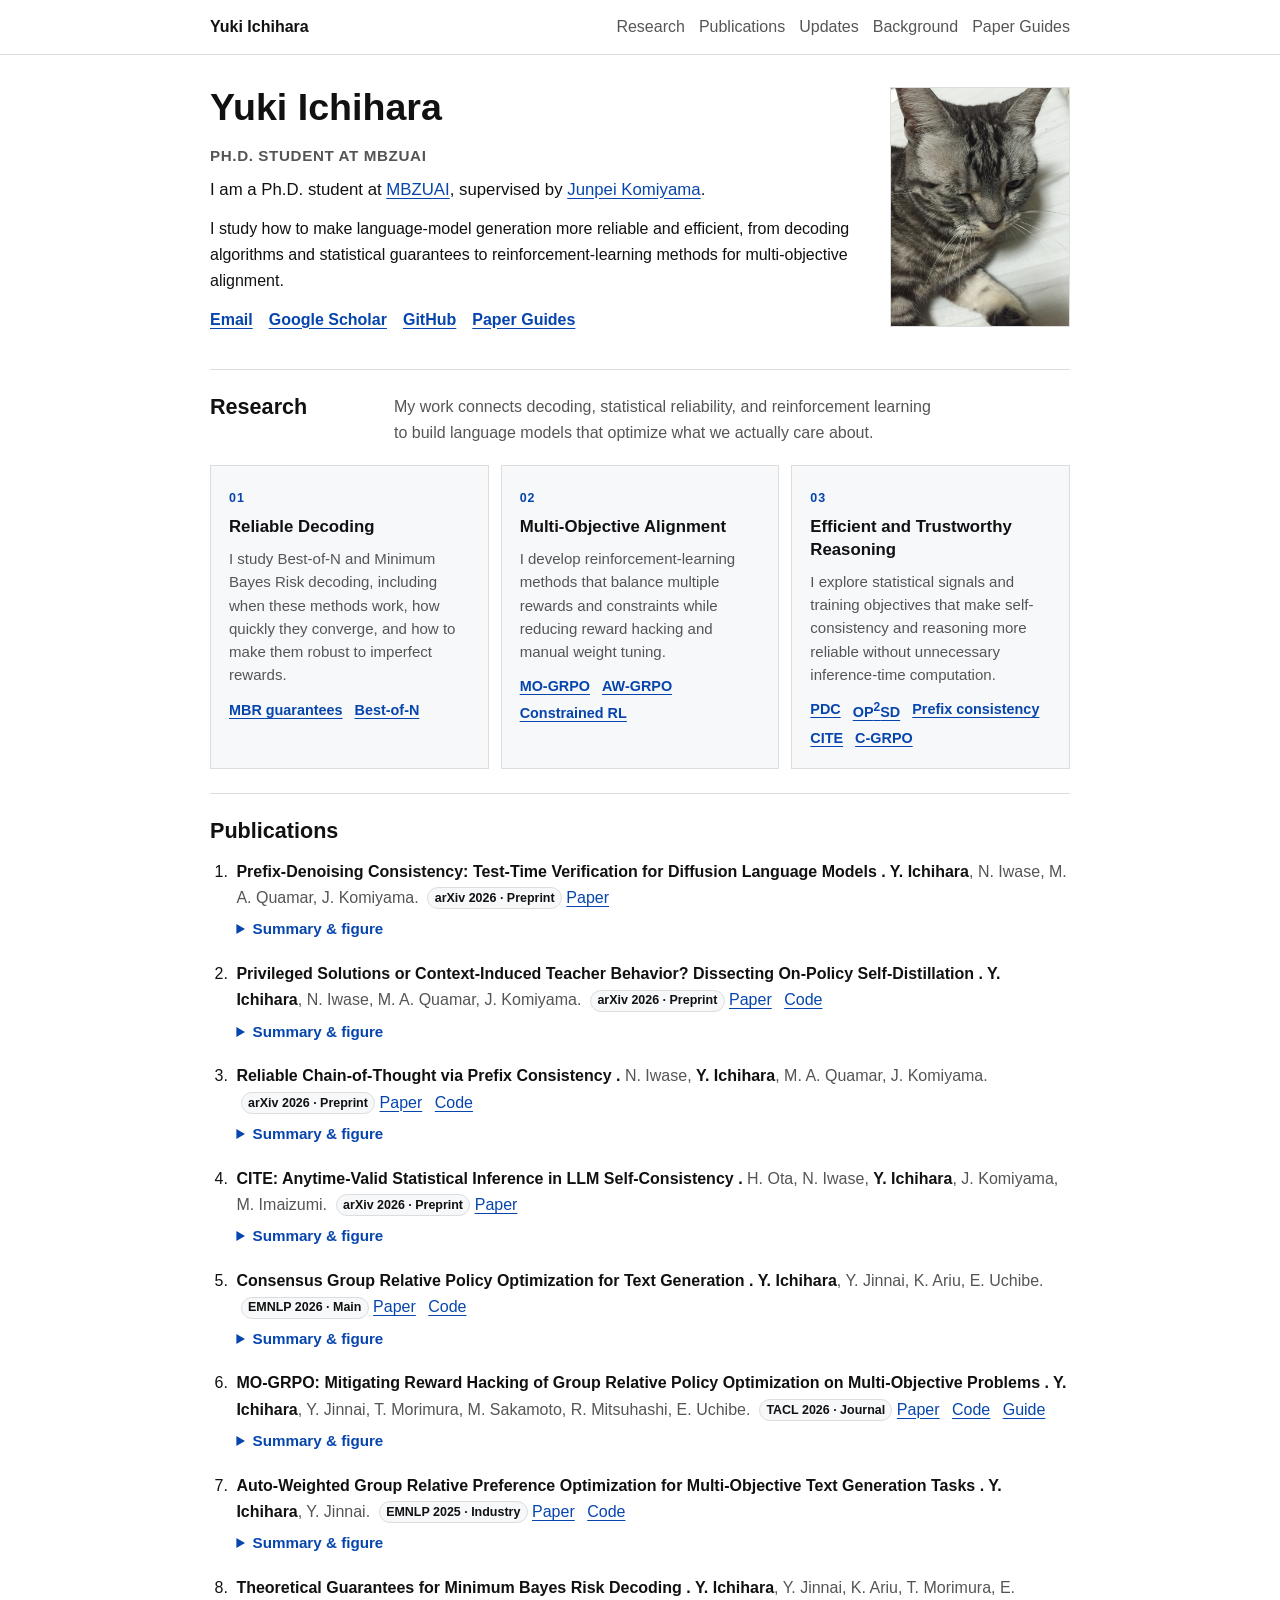
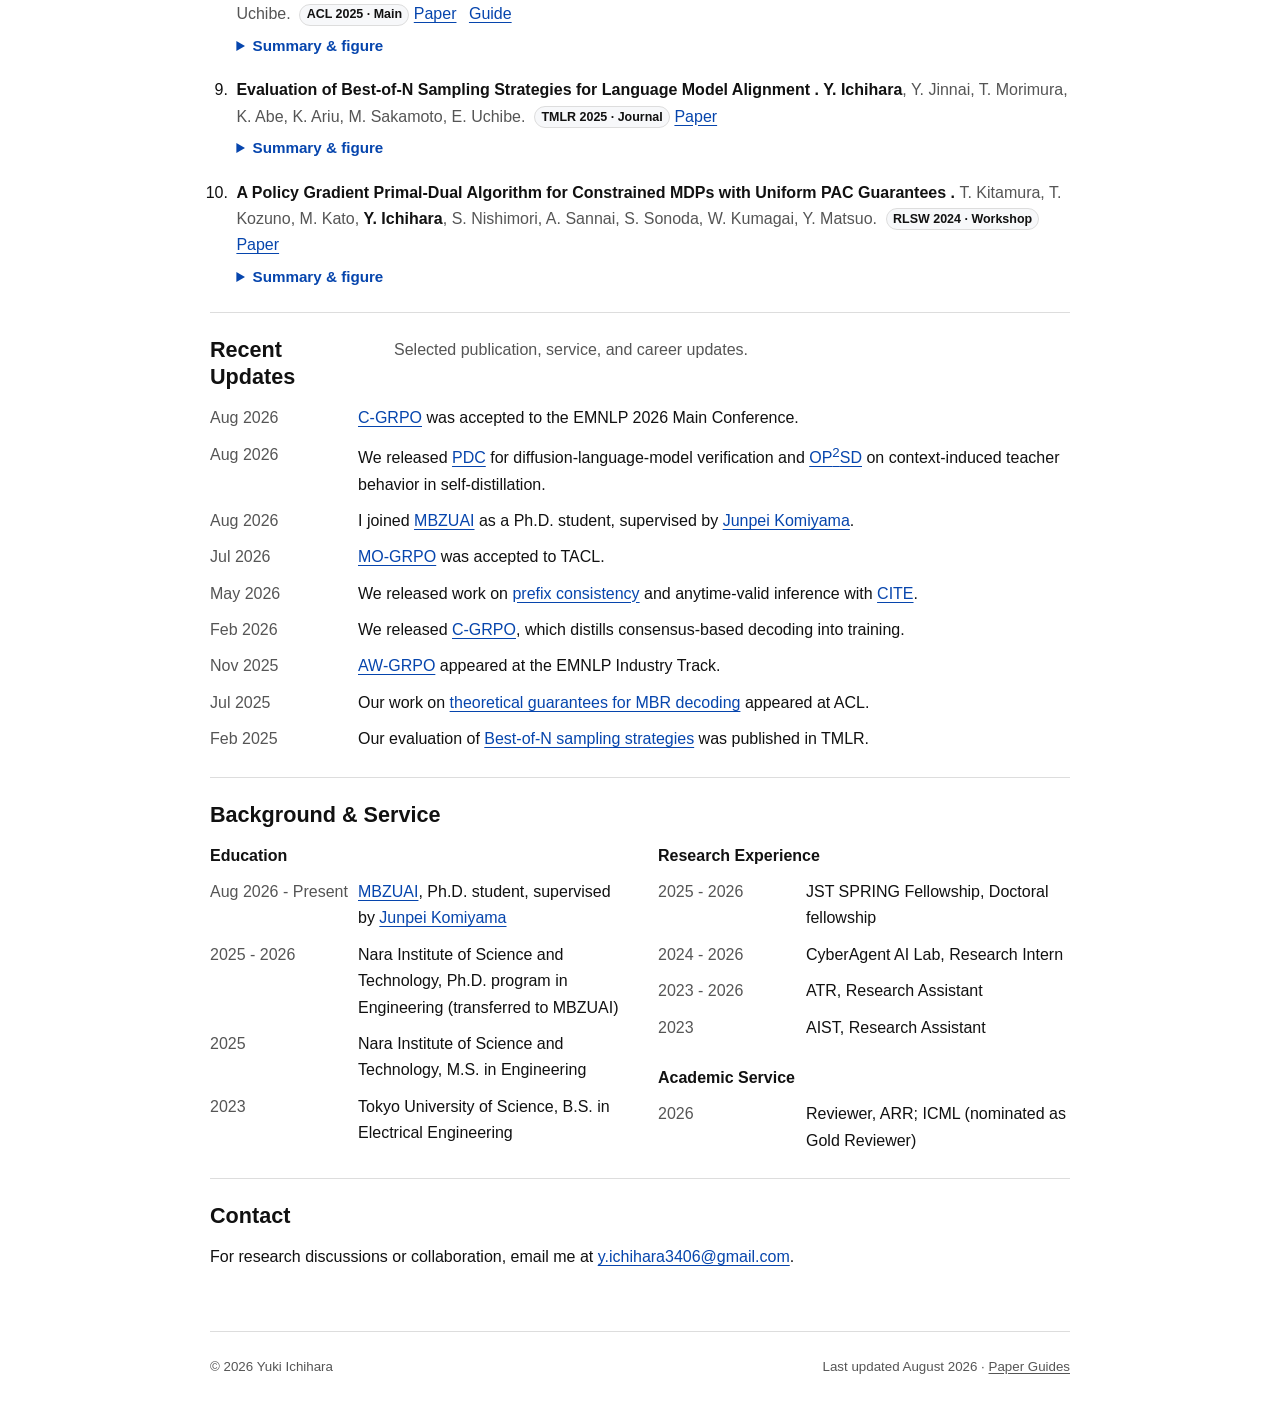
<file: index.html>
<!DOCTYPE html>
<html lang="en">
<head>
  <meta charset="UTF-8" />
  <meta name="viewport" content="width=device-width, initial-scale=1" />
  <meta http-equiv="refresh" content="0; url=index.en.html" />
  <meta name="robots" content="noindex" />
  <title>Yuki Ichihara</title>
  <link rel="canonical" href="index.en.html" />
</head>
<body>
  <p><a href="index.en.html">Continue to Yuki Ichihara's homepage</a>.</p>
</body>
</html>
</file>
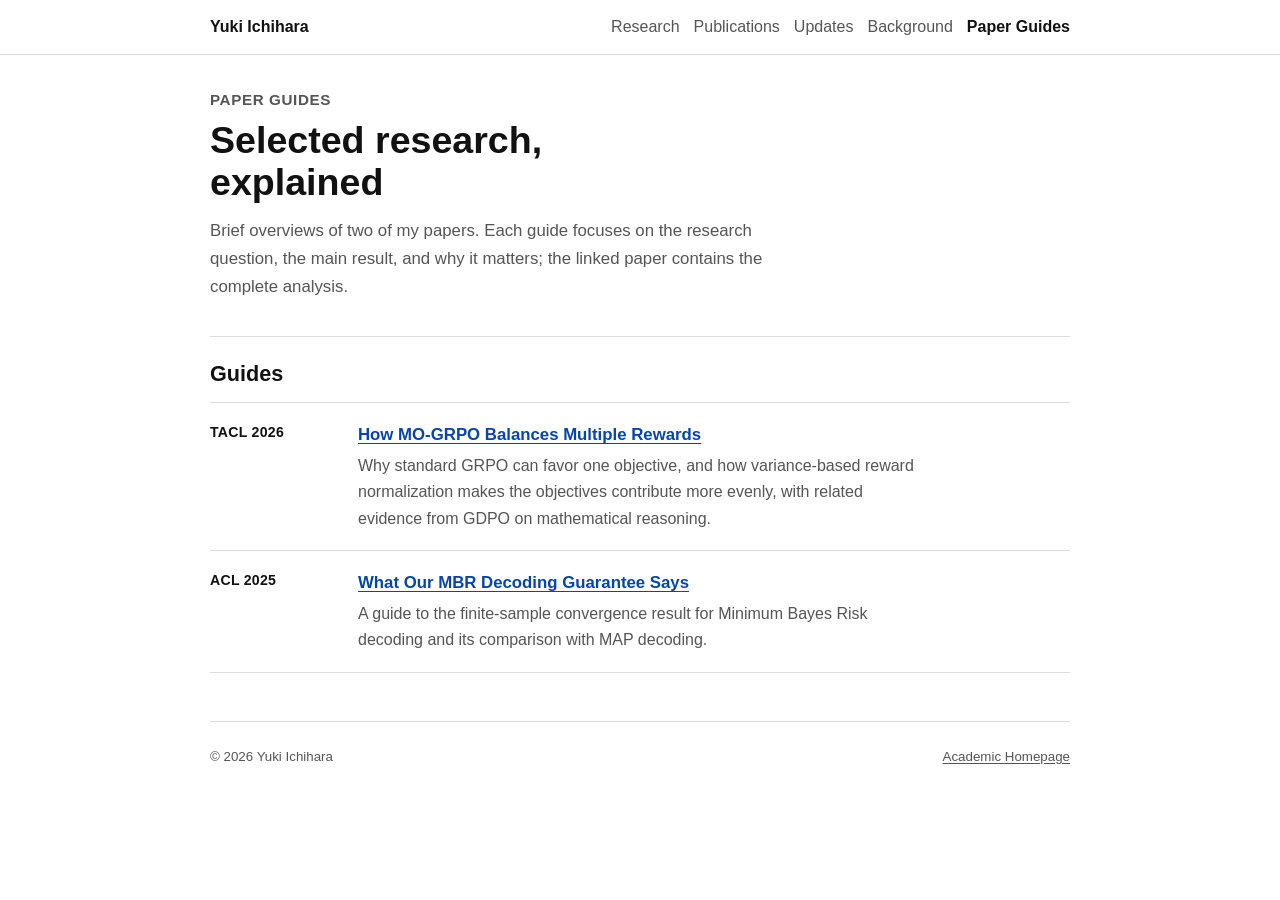
<file: blog/index.html>
<!DOCTYPE html>
<html lang="en">
<head>
  <meta charset="UTF-8" />
  <meta name="viewport" content="width=device-width, initial-scale=1" />
  <meta
    name="description"
    content="Plain-language guides to selected papers by Yuki Ichihara on language model decoding and multi-objective alignment."
  />
  <meta name="author" content="Yuki Ichihara" />
  <meta name="theme-color" content="#ffffff" />
  <title>Paper Guides | Yuki Ichihara</title>
  <link rel="stylesheet" href="../site.css" />
  <meta property="og:title" content="Paper Guides | Yuki Ichihara" />
  <meta
    property="og:description"
    content="Plain-language guides to selected papers on MBR decoding and multi-objective GRPO."
  />
  <meta property="og:type" content="website" />
  <meta name="twitter:card" content="summary" />
</head>
<body>
  <header class="site-header">
    <div class="shell header-row">
      <a class="site-title" href="../index.en.html">Yuki Ichihara</a>
      <nav class="site-nav" aria-label="Primary navigation">
        <a href="../index.en.html#research">Research</a>
        <a href="../index.en.html#publications">Publications</a>
        <a href="../index.en.html#updates">Updates</a>
        <a href="../index.en.html#background">Background</a>
        <a href="index.html" aria-current="page">Paper Guides</a>
      </nav>
    </div>
  </header>

  <main class="shell">
    <section class="notes-intro">
      <p class="intro-role">Paper Guides</p>
      <h1>Selected research, explained</h1>
      <p class="notes-lede">
        Brief overviews of two of my papers. Each guide focuses on the research question,
        the main result, and why it matters; the linked paper contains the complete analysis.
      </p>
    </section>

    <section>
      <h2>Guides</h2>
      <div class="note-list">
        <article class="note-card">
          <p class="note-label">TACL 2026</p>
          <div>
            <h3><a href="post-mo-grpo.html">How MO-GRPO Balances Multiple Rewards</a></h3>
            <p>
              Why standard GRPO can favor one objective, and how variance-based reward
              normalization makes the objectives contribute more evenly, with related evidence
              from GDPO on mathematical reasoning.
            </p>
          </div>
        </article>
        <article class="note-card">
          <p class="note-label">ACL 2025</p>
          <div>
            <h3><a href="post-mbr.html">What Our MBR Decoding Guarantee Says</a></h3>
            <p>
              A guide to the finite-sample convergence result for Minimum Bayes Risk decoding
              and its comparison with MAP decoding.
            </p>
          </div>
        </article>
      </div>
    </section>
  </main>

  <footer class="site-footer shell">
    <small>&copy; 2026 Yuki Ichihara</small>
    <small><a href="../index.en.html">Academic Homepage</a></small>
  </footer>
</body>
</html>
</file>
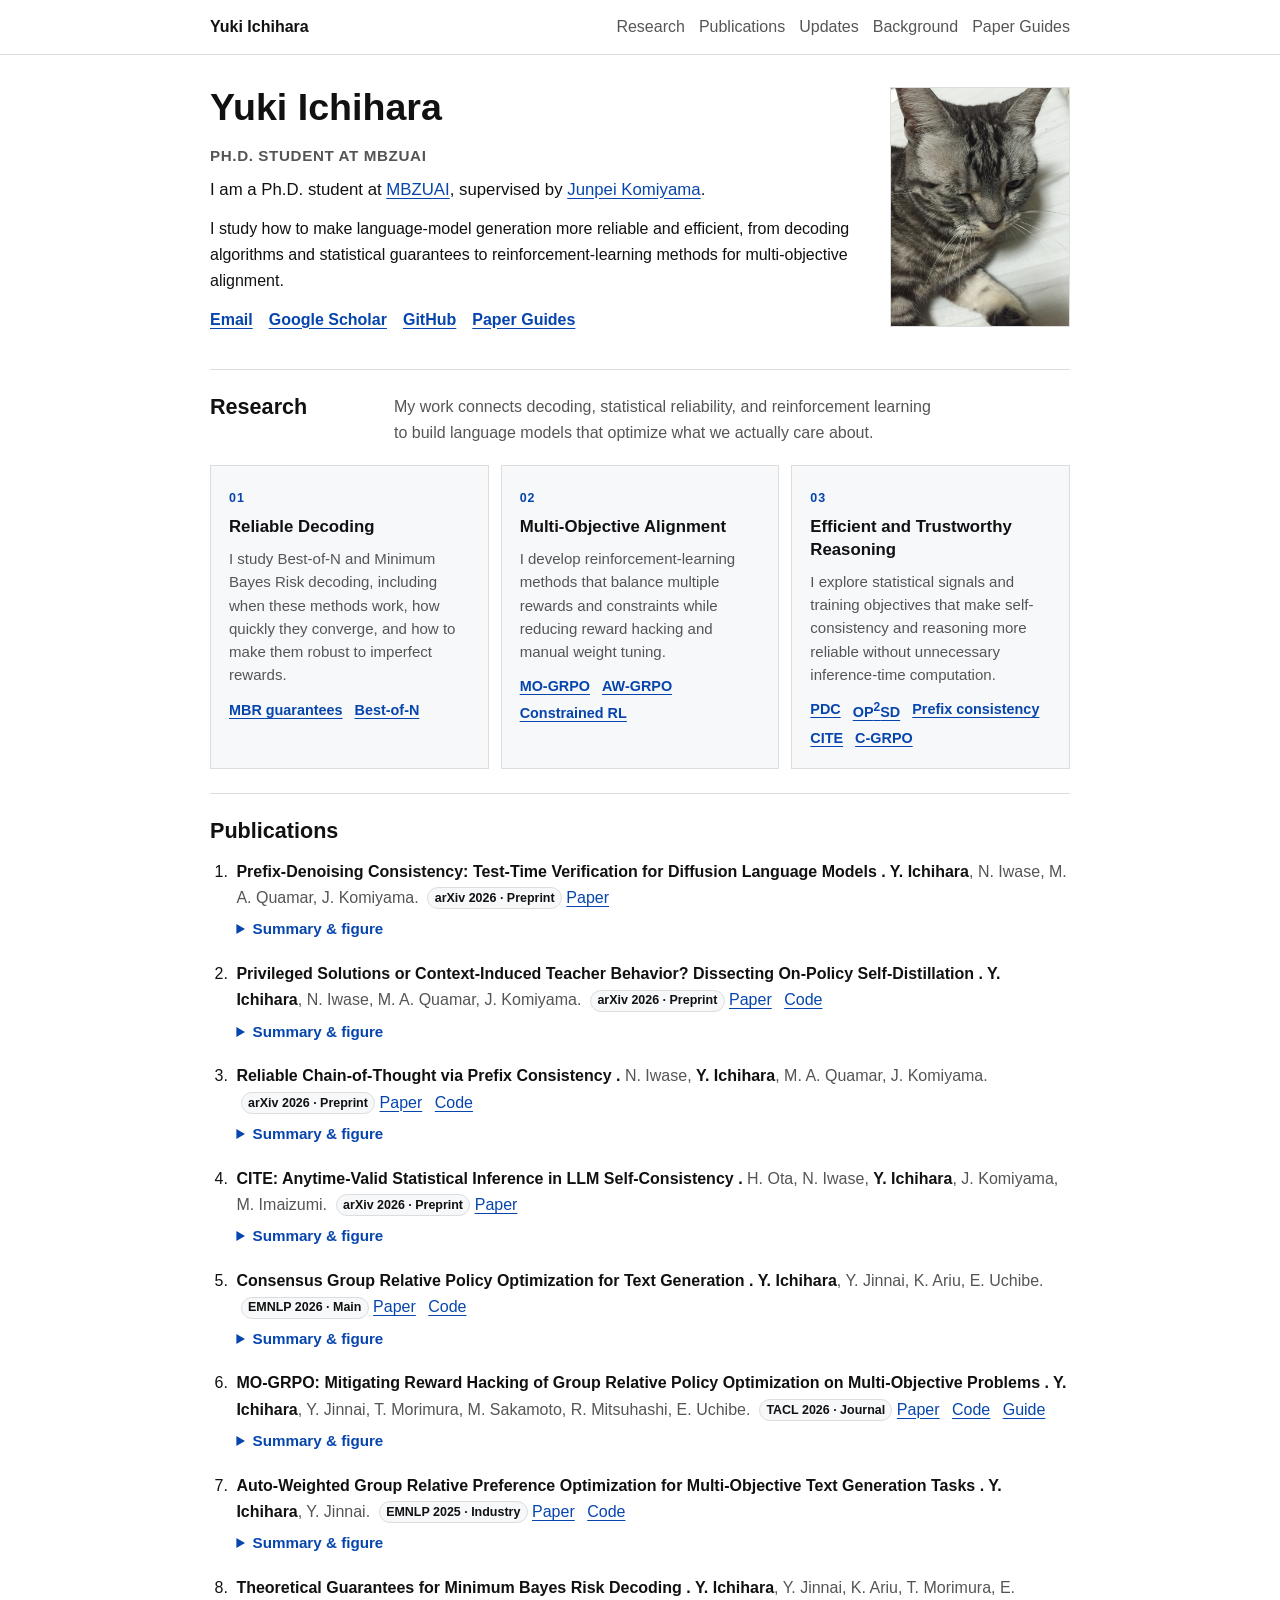
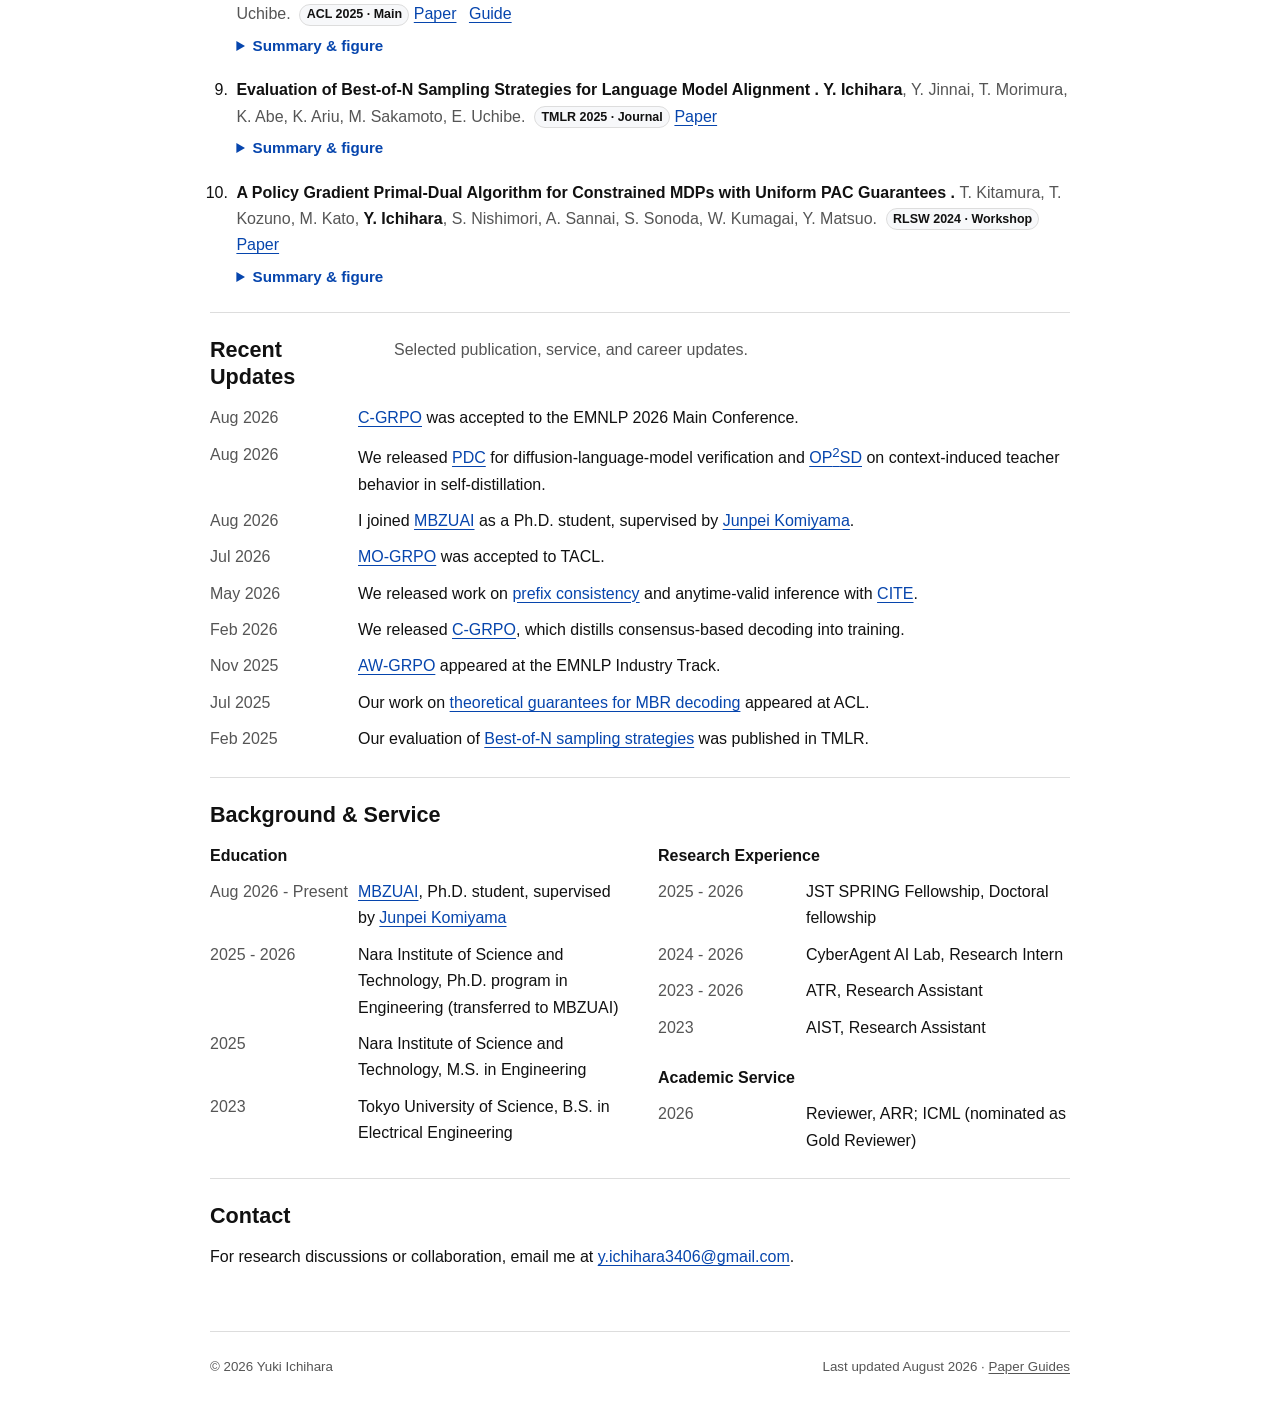
<file: index.en.html>
<!DOCTYPE html>
<html lang="en">
<head>
  <meta charset="UTF-8" />
  <meta name="viewport" content="width=device-width, initial-scale=1" />
  <meta
    name="description"
    content="Yuki Ichihara researches reliable language model decoding, alignment, and reinforcement learning."
  />
  <meta name="author" content="Yuki Ichihara" />
  <meta name="theme-color" content="#ffffff" />
  <title>Yuki Ichihara</title>
  <link rel="stylesheet" href="site.css" />
  <meta property="og:title" content="Yuki Ichihara" />
  <meta
    property="og:description"
    content="Research on reliable language model decoding, alignment, and reinforcement learning."
  />
  <meta property="og:type" content="website" />
  <meta property="og:site_name" content="Yuki Ichihara" />
  <meta name="twitter:card" content="summary" />
  <script type="application/ld+json">
    {
      "@context": "https://schema.org",
      "@type": "Person",
      "name": "Yuki Ichihara",
      "jobTitle": "Ph.D. Student",
      "email": "mailto:y.ichihara3406@gmail.com",
      "affiliation": {
        "@type": "CollegeOrUniversity",
        "name": "Mohamed bin Zayed University of Artificial Intelligence",
        "url": "https://mbzuai.ac.ae/"
      },
      "sameAs": [
        "https://scholar.google.com/citations?user=qexbctUAAAAJ&hl=en",
        "https://github.com/yu-ki3406"
      ],
      "knowsAbout": [
        "Language model alignment",
        "Minimum Bayes Risk decoding",
        "Best-of-N sampling",
        "Reinforcement learning"
      ]
    }
  </script>
</head>
<body>
  <header class="site-header">
    <div class="shell header-row">
      <a class="site-title" href="index.en.html">Yuki Ichihara</a>
      <nav class="site-nav" aria-label="Primary navigation">
        <a href="#research">Research</a>
        <a href="#publications">Publications</a>
        <a href="#updates">Updates</a>
        <a href="#background">Background</a>
        <a href="blog/index.html">Paper Guides</a>
      </nav>
    </div>
  </header>

  <main class="shell">
    <section class="intro">
      <div>
        <h1>Yuki Ichihara</h1>
        <p class="intro-role">Ph.D. student at MBZUAI</p>
        <p class="intro-lede">
          I am a Ph.D. student at
          <a href="https://mbzuai.ac.ae/" target="_blank" rel="noopener">MBZUAI</a>,
          supervised by
          <a href="https://mbzuai.ac.ae/study/faculty/junpei-komiyama/" target="_blank" rel="noopener">Junpei Komiyama</a>.
        </p>
        <p>
          I study how to make language-model generation more reliable and efficient,
          from decoding algorithms and statistical guarantees to reinforcement-learning
          methods for multi-objective alignment.
        </p>
        <p class="link-row">
          <a href="mailto:y.ichihara3406@gmail.com">Email</a>
          <a href="https://scholar.google.com/citations?user=qexbctUAAAAJ&amp;hl=en" target="_blank" rel="noopener">Google Scholar</a>
          <a href="https://github.com/yu-ki3406" target="_blank" rel="noopener">GitHub</a>
          <a href="blog/index.html">Paper Guides</a>
        </p>
      </div>
      <img class="portrait" src="images/cat.JPG" alt="Profile photo" />
    </section>

    <section id="research">
      <div class="section-heading">
        <h2>Research</h2>
        <p>
          My work connects decoding, statistical reliability, and reinforcement learning
          to build language models that optimize what we actually care about.
        </p>
      </div>
      <div class="research-grid">
        <article class="research-card">
          <span class="research-number">01</span>
          <h3>Reliable Decoding</h3>
          <p>
            I study Best-of-N and Minimum Bayes Risk decoding, including when these methods
            work, how quickly they converge, and how to make them robust to imperfect rewards.
          </p>
          <p class="research-links">
            <a href="#pub-mbr">MBR guarantees</a>
            <a href="#pub-best-of-n">Best-of-N</a>
          </p>
        </article>
        <article class="research-card">
          <span class="research-number">02</span>
          <h3>Multi-Objective Alignment</h3>
          <p>
            I develop reinforcement-learning methods that balance multiple rewards and
            constraints while reducing reward hacking and manual weight tuning.
          </p>
          <p class="research-links">
            <a href="#pub-mo-grpo">MO-GRPO</a>
            <a href="#pub-aw-grpo">AW-GRPO</a>
            <a href="#pub-cmdp">Constrained RL</a>
          </p>
        </article>
        <article class="research-card">
          <span class="research-number">03</span>
          <h3>Efficient and Trustworthy Reasoning</h3>
          <p>
            I explore statistical signals and training objectives that make self-consistency
            and reasoning more reliable without unnecessary inference-time computation.
          </p>
          <p class="research-links">
            <a href="#pub-pdc">PDC</a>
            <a href="#pub-op2sd">OP<sup>2</sup>SD</a>
            <a href="#pub-prefix">Prefix consistency</a>
            <a href="#pub-cite">CITE</a>
            <a href="#pub-consensus">C-GRPO</a>
          </p>
        </article>
      </div>
    </section>

    <section id="publications">
      <h2>Publications</h2>
      <ol class="publication-list">
        <li id="pub-pdc">
          <span class="publication-title">
            Prefix-Denoising Consistency: Test-Time Verification for Diffusion Language Models
          </span>
          <span class="publication-meta">
            <strong>Y. Ichihara</strong>, N. Iwase, M. A. Quamar, J. Komiyama.
            <span class="venue-tag" title="arXiv preprint, 2026">arXiv 2026 · Preprint</span>
          </span>
          <span class="publication-links">
            <a href="https://arxiv.org/abs/2608.25311" target="_blank" rel="noopener">Paper</a>
          </span>
          <details class="publication-details">
            <summary>Summary &amp; figure</summary>
            <p>
              Prefix-Denoising Consistency (PDC) verifies diffusion-language-model outputs by
              keeping different prefixes, remasking the remaining suffix, and regenerating
              alternative reasoning trajectories. Across mathematical and commonsense reasoning
              benchmarks, voting over these regenerations improves the initial answer while using
              inference compute more effectively than independent full generations.
            </p>
            <figure class="publication-figure">
              <img
                src="images/research/prefix-denoising-consistency.png"
                alt="Prefix-Denoising Consistency pipeline with three prefix keep rates, suffix regeneration, and majority voting"
                width="1332"
                height="374"
                loading="lazy"
              />
              <figcaption>
                Figure 1. PDC regenerates masked suffixes from several fixed prefixes and votes over the resulting answers.
              </figcaption>
            </figure>
          </details>
        </li>
        <li id="pub-op2sd">
          <span class="publication-title">
            Privileged Solutions or Context-Induced Teacher Behavior? Dissecting On-Policy Self-Distillation
          </span>
          <span class="publication-meta">
            <strong>Y. Ichihara</strong>, N. Iwase, M. A. Quamar, J. Komiyama.
            <span class="venue-tag" title="arXiv preprint, 2026">arXiv 2026 · Preprint</span>
          </span>
          <span class="publication-links">
            <a href="https://arxiv.org/abs/2608.09228" target="_blank" rel="noopener">Paper</a>
            <a href="https://github.com/MBZUAI-reasoninglab/OP2SD" target="_blank" rel="noopener">Code</a>
          </span>
          <details class="publication-details">
            <summary>Summary &amp; figure</summary>
            <p>
              OP<sup>2</sup>SD tests whether on-policy self-distillation truly requires the teacher
              to see the target problem's solution. Replacing it with a worked solution from
              another problem still improves the base model and remains competitive with OPSD,
              showing that context-induced teacher behavior is an important part of the distilled signal.
            </p>
            <figure class="publication-figure">
              <img
                src="images/research/op2sd.png"
                alt="Comparison of OPSD, whose teacher sees the target solution, and OP squared SD, whose teacher sees a worked solution to a different problem"
                width="1332"
                height="704"
                loading="lazy"
              />
              <figcaption>
                Figure 1. OPSD and OP<sup>2</sup>SD differ only in whether the teacher sees the target solution or another problem's solution.
              </figcaption>
            </figure>
          </details>
        </li>
        <li id="pub-prefix">
          <span class="publication-title">
            Reliable Chain-of-Thought via Prefix Consistency
          </span>
          <span class="publication-meta">
            N. Iwase, <strong>Y. Ichihara</strong>, M. A. Quamar, J. Komiyama.
            <span class="venue-tag" title="arXiv preprint, 2026">arXiv 2026 · Preprint</span>
          </span>
          <span class="publication-links">
            <a href="https://arxiv.org/abs/2605.07654" target="_blank" rel="noopener">Paper</a>
            <a href="https://github.com/naoto-iwase/prefix-consistency" target="_blank" rel="noopener">Code</a>
          </span>
          <details class="publication-details">
            <summary>Summary &amp; figure</summary>
            <p>
              Prefix consistency estimates the reliability of a chain-of-thought by truncating it
              and checking whether regenerated continuations recover the same answer. Across
              reasoning models and benchmarks, it predicts correctness well and reaches standard
              majority-voting accuracy with substantially fewer tokens.
            </p>
            <figure class="publication-figure">
              <img
                src="images/research/prefix-consistency.png"
                alt="Prefix consistency accuracy curves and examples of consistent and inconsistent reasoning traces"
                width="1020"
                height="600"
                loading="lazy"
              />
              <figcaption>
                Figure 1. Prefix-consistency-weighted majority voting and the regeneration-based reliability signal.
              </figcaption>
            </figure>
          </details>
        </li>
        <li id="pub-cite">
          <span class="publication-title">
            CITE: Anytime-Valid Statistical Inference in LLM Self-Consistency
          </span>
          <span class="publication-meta">
            H. Ota, N. Iwase, <strong>Y. Ichihara</strong>, J. Komiyama, M. Imaizumi.
            <span class="venue-tag" title="arXiv preprint, 2026">arXiv 2026 · Preprint</span>
          </span>
          <span class="publication-links">
            <a href="https://arxiv.org/abs/2605.05873" target="_blank" rel="noopener">Paper</a>
          </span>
          <details class="publication-details">
            <summary>Summary &amp; figure</summary>
            <p>
              CITE provides anytime-valid statistical certification that a target response is the
              unique mode of an LLM's answer distribution. It controls false certification under
              adaptive stopping without assuming a fixed or known set of possible answers.
            </p>
            <figure class="publication-figure">
              <img
                src="images/research/cite.png"
                alt="Diagram of the CITE stopping rule comparing a target response with observed and unseen categories"
                width="1005"
                height="382"
                loading="lazy"
              />
              <figcaption>
                Figure 1. CITE's anytime-valid stopping rule for certifying a target response.
              </figcaption>
            </figure>
          </details>
        </li>
        <li id="pub-consensus">
          <span class="publication-title">
            Consensus Group Relative Policy Optimization for Text Generation
          </span>
          <span class="publication-meta">
            <strong>Y. Ichihara</strong>, Y. Jinnai, K. Ariu, E. Uchibe.
            <span class="venue-tag" title="EMNLP 2026 Main Conference">EMNLP 2026 · Main</span>
          </span>
          <span class="publication-links">
            <a href="https://arxiv.org/abs/2602.03102" target="_blank" rel="noopener">Paper</a>
            <a href="https://github.com/CyberAgentAILab/Consensus-GRPO" target="_blank" rel="noopener">Code</a>
          </span>
          <details class="publication-details">
            <summary>Summary &amp; figure</summary>
            <p>
              C-GRPO distills Minimum Bayes Risk decoding into GRPO training using only a
              utility function and policy-generated samples. It achieves performance comparable
              to MBR decoding in translation and summarization without its inference-time overhead.
            </p>
            <figure class="publication-figure">
              <img
                src="images/research/consensus-grpo.png"
                alt="Comparison of standard GRPO and Consensus-GRPO training pipelines"
                width="1230"
                height="510"
                loading="lazy"
              />
              <figcaption>
                Figure 1. Standard GRPO and the label-free consensus utility used by C-GRPO.
              </figcaption>
            </figure>
          </details>
        </li>
        <li id="pub-mo-grpo">
          <span class="publication-title">
            MO-GRPO: Mitigating Reward Hacking of Group Relative Policy Optimization on Multi-Objective Problems
          </span>
          <span class="publication-meta">
            <strong>Y. Ichihara</strong>, Y. Jinnai, T. Morimura, M. Sakamoto, R. Mitsuhashi, E. Uchibe.
            <span class="venue-tag" title="Transactions of the Association for Computational Linguistics, 2026">TACL 2026 · Journal</span>
          </span>
          <span class="publication-links">
            <a href="https://doi.org/10.48550/arXiv.2509.22047" target="_blank" rel="noopener">Paper</a>
            <a href="https://github.com/CyberAgentAILab/MO-GRPO" target="_blank" rel="noopener">Code</a>
            <a href="blog/post-mo-grpo.html">Guide</a>
          </span>
          <details class="publication-details">
            <summary>Summary &amp; figure</summary>
            <p>
              MO-GRPO addresses reward hacking in multi-objective GRPO by automatically
              normalizing rewards according to their variance. It balances objectives without
              manual scale tuning and delivers more stable learning across control and text-generation tasks.
            </p>
            <figure class="publication-figure">
              <img
                src="images/research/mo-grpo.png"
                alt="Comparison of GRPO and MO-GRPO advantage functions for two rewards with different variances"
                width="975"
                height="450"
                loading="lazy"
              />
              <figcaption>
                Figure 1. GRPO and MO-GRPO advantage functions when reward scales differ.
              </figcaption>
            </figure>
          </details>
        </li>
        <li id="pub-aw-grpo">
          <span class="publication-title">
            Auto-Weighted Group Relative Preference Optimization for Multi-Objective Text Generation Tasks
          </span>
          <span class="publication-meta">
            <strong>Y. Ichihara</strong>, Y. Jinnai.
            <span class="venue-tag" title="EMNLP 2025 Industry Track">EMNLP 2025 · Industry</span>
          </span>
          <span class="publication-links">
            <a href="https://aclanthology.org/2025.emnlp-industry.80/" target="_blank" rel="noopener">Paper</a>
            <a href="https://github.com/CyberAgentAILab/AW-GRPO" target="_blank" rel="noopener">Code</a>
          </span>
          <details class="publication-details">
            <summary>Summary &amp; figure</summary>
            <p>
              AW-GRPO automatically adjusts multiple reward weights according to each objective's
              learning progress. On advertising text generation and public benchmarks, it improves
              the balance among objectives while reducing constraint violations.
            </p>
            <figure class="publication-figure publication-figure-narrow">
              <img
                src="images/research/aw-grpo.png"
                alt="Training curves showing GRPO improving readability while reducing BLEURT score"
                width="570"
                height="375"
                loading="lazy"
              />
              <figcaption>
                Figure 1. Standard GRPO overfits one reward on WMT En-Ja, motivating automatic weighting.
              </figcaption>
            </figure>
          </details>
        </li>
        <li id="pub-mbr">
          <span class="publication-title">
            Theoretical Guarantees for Minimum Bayes Risk Decoding
          </span>
          <span class="publication-meta">
            <strong>Y. Ichihara</strong>, Y. Jinnai, K. Ariu, T. Morimura, E. Uchibe.
            <span class="venue-tag" title="ACL 2025 Main Conference">ACL 2025 · Main</span>
          </span>
          <span class="publication-links">
            <a href="https://aclanthology.org/2025.acl-long.793/" target="_blank" rel="noopener">Paper</a>
            <a href="blog/post-mbr.html">Guide</a>
          </span>
          <details class="publication-details">
            <summary>Summary &amp; figure</summary>
            <p>
              This work provides finite-sample guarantees showing that MBR decoding approaches
              the optimal solution at a rate of O(n<sup>&minus;1/2</sup>) under stated assumptions.
              It also explains why MBR can converge faster than MAP decoding in several cases.
            </p>
            <figure class="publication-figure publication-figure-narrow">
              <img
                src="images/research/mbr.png"
                alt="Conceptual plot comparing the regret bounds of MAP and MBR decoding"
                width="600"
                height="420"
                loading="lazy"
              />
              <figcaption>
                Figure 1. Regimes in which the regret bound of MBR or MAP decoding is smaller.
              </figcaption>
            </figure>
          </details>
        </li>
        <li id="pub-best-of-n">
          <span class="publication-title">
            Evaluation of Best-of-N Sampling Strategies for Language Model Alignment
          </span>
          <span class="publication-meta">
            <strong>Y. Ichihara</strong>, Y. Jinnai, T. Morimura, K. Abe, K. Ariu, M. Sakamoto, E. Uchibe.
            <span class="venue-tag" title="Transactions on Machine Learning Research, 2025">TMLR 2025 · Journal</span>
          </span>
          <span class="publication-links">
            <a href="https://doi.org/10.48550/arXiv.2502.12668" target="_blank" rel="noopener">Paper</a>
          </span>
          <details class="publication-details">
            <summary>Summary &amp; figure</summary>
            <p>
              This work studies regularized Best-of-N sampling as robust optimization against
              errors in proxy rewards. It introduces Stochastic RBoN with theoretical guarantees
              and shows how simple regularizers can reduce reward hacking on alignment benchmarks.
            </p>
            <figure class="publication-figure">
              <img
                src="images/research/best-of-n.png"
                alt="Win-rate curves for regularized Best-of-N methods across five proxy reward models"
                width="930"
                height="560"
                loading="lazy"
              />
              <figcaption>
                Figure 1. Sensitivity of regularized Best-of-N methods to beta across proxy reward models.
              </figcaption>
            </figure>
          </details>
        </li>
        <li id="pub-cmdp">
          <span class="publication-title">
            A Policy Gradient Primal-Dual Algorithm for Constrained MDPs with Uniform PAC Guarantees
          </span>
          <span class="publication-meta">
            T. Kitamura, T. Kozuno, M. Kato, <strong>Y. Ichihara</strong>, S. Nishimori,
            A. Sannai, S. Sonoda, W. Kumagai, Y. Matsuo.
            <span class="venue-tag" title="RLSW 2024 Workshop">RLSW 2024 · Workshop</span>
          </span>
          <span class="publication-links">
            <a href="https://arxiv.org/abs/2401.17780" target="_blank" rel="noopener">Paper</a>
          </span>
          <details class="publication-details">
            <summary>Summary &amp; figure</summary>
            <p>
              This work proposes a policy-gradient primal-dual algorithm for online constrained
              MDPs with Uniform-PAC guarantees. It combines convergence to an optimal policy,
              sublinear regret, and polynomial sample complexity while controlling constraint violations.
            </p>
            <figure class="publication-figure">
              <img
                src="images/research/cmdp.png"
                alt="Optimality gap and constraint violation curves for primal-dual constrained MDP algorithms"
                width="1170"
                height="420"
                loading="lazy"
              />
              <figcaption>
                Figure 1. Optimality gap and constraint violation of primal-dual CMDP algorithms.
              </figcaption>
            </figure>
          </details>
        </li>
      </ol>
    </section>

    <section id="updates">
      <div class="section-heading section-heading-compact">
        <h2>Recent Updates</h2>
        <p>Selected publication, service, and career updates.</p>
      </div>
      <div class="dated-list updates-list">
        <p>
          <time>Aug 2026</time>
          <span>
            <a href="#pub-consensus">C-GRPO</a> was accepted to the EMNLP 2026 Main Conference.
          </span>
        </p>
        <p>
          <time>Aug 2026</time>
          <span>
            We released <a href="#pub-pdc">PDC</a> for diffusion-language-model verification and
            <a href="#pub-op2sd">OP<sup>2</sup>SD</a> on context-induced teacher behavior in self-distillation.
          </span>
        </p>
        <p>
          <time>Aug 2026</time>
          <span>
            I joined <a href="https://mbzuai.ac.ae/" target="_blank" rel="noopener">MBZUAI</a>
            as a Ph.D. student, supervised by
            <a href="https://mbzuai.ac.ae/study/faculty/junpei-komiyama/" target="_blank" rel="noopener">Junpei Komiyama</a>.
          </span>
        </p>
        <p>
          <time>Jul 2026</time>
          <span><a href="#pub-mo-grpo">MO-GRPO</a> was accepted to TACL.</span>
        </p>
        <p>
          <time>May 2026</time>
          <span>
            We released work on <a href="#pub-prefix">prefix consistency</a> and
            anytime-valid inference with <a href="#pub-cite">CITE</a>.
          </span>
        </p>
        <p>
          <time>Feb 2026</time>
          <span>
            We released <a href="#pub-consensus">C-GRPO</a>, which distills
            consensus-based decoding into training.
          </span>
        </p>
        <p>
          <time>Nov 2025</time>
          <span><a href="#pub-aw-grpo">AW-GRPO</a> appeared at the EMNLP Industry Track.</span>
        </p>
        <p>
          <time>Jul 2025</time>
          <span>
            Our work on <a href="#pub-mbr">theoretical guarantees for MBR decoding</a>
            appeared at ACL.
          </span>
        </p>
        <p>
          <time>Feb 2025</time>
          <span>
            Our evaluation of <a href="#pub-best-of-n">Best-of-N sampling strategies</a>
            was published in TMLR.
          </span>
        </p>
      </div>
    </section>

    <section id="background">
      <h2>Background &amp; Service</h2>
      <div class="two-column">
        <div>
          <h3>Education</h3>
          <div class="dated-list">
            <p>
              <time>Aug 2026 - Present</time>
              <span>
                <a href="https://mbzuai.ac.ae/" target="_blank" rel="noopener">MBZUAI</a>,
                Ph.D. student, supervised by
                <a href="https://mbzuai.ac.ae/study/faculty/junpei-komiyama/" target="_blank" rel="noopener">Junpei Komiyama</a>
              </span>
            </p>
            <p>
              <time>2025 - 2026</time>
              Nara Institute of Science and Technology, Ph.D. program in Engineering
              (transferred to MBZUAI)
            </p>
            <p>
              <time>2025</time>
              Nara Institute of Science and Technology, M.S. in Engineering
            </p>
            <p>
              <time>2023</time>
              Tokyo University of Science, B.S. in Electrical Engineering
            </p>
          </div>
        </div>
        <div>
          <h3>Research Experience</h3>
          <div class="dated-list">
            <p>
              <time>2025 - 2026</time>
              JST SPRING Fellowship, Doctoral fellowship
            </p>
            <p>
              <time>2024 - 2026</time>
              CyberAgent AI Lab, Research Intern
            </p>
            <p>
              <time>2023 - 2026</time>
              ATR, Research Assistant
            </p>
            <p>
              <time>2023</time>
              AIST, Research Assistant
            </p>
          </div>

          <h3>Academic Service</h3>
          <div class="dated-list">
            <p>
              <time>2026</time>
              Reviewer, ARR; ICML (nominated as Gold Reviewer)
            </p>
          </div>
        </div>
      </div>
    </section>

    <section id="contact">
      <h2>Contact</h2>
      <p>
        For research discussions or collaboration, email me at
        <a href="mailto:y.ichihara3406@gmail.com">y.ichihara3406@gmail.com</a>.
      </p>
    </section>
  </main>

  <footer class="site-footer shell">
    <small>&copy; 2026 Yuki Ichihara</small>
    <small>Last updated August 2026 · <a href="blog/index.html">Paper Guides</a></small>
  </footer>
</body>
</html>
</file>
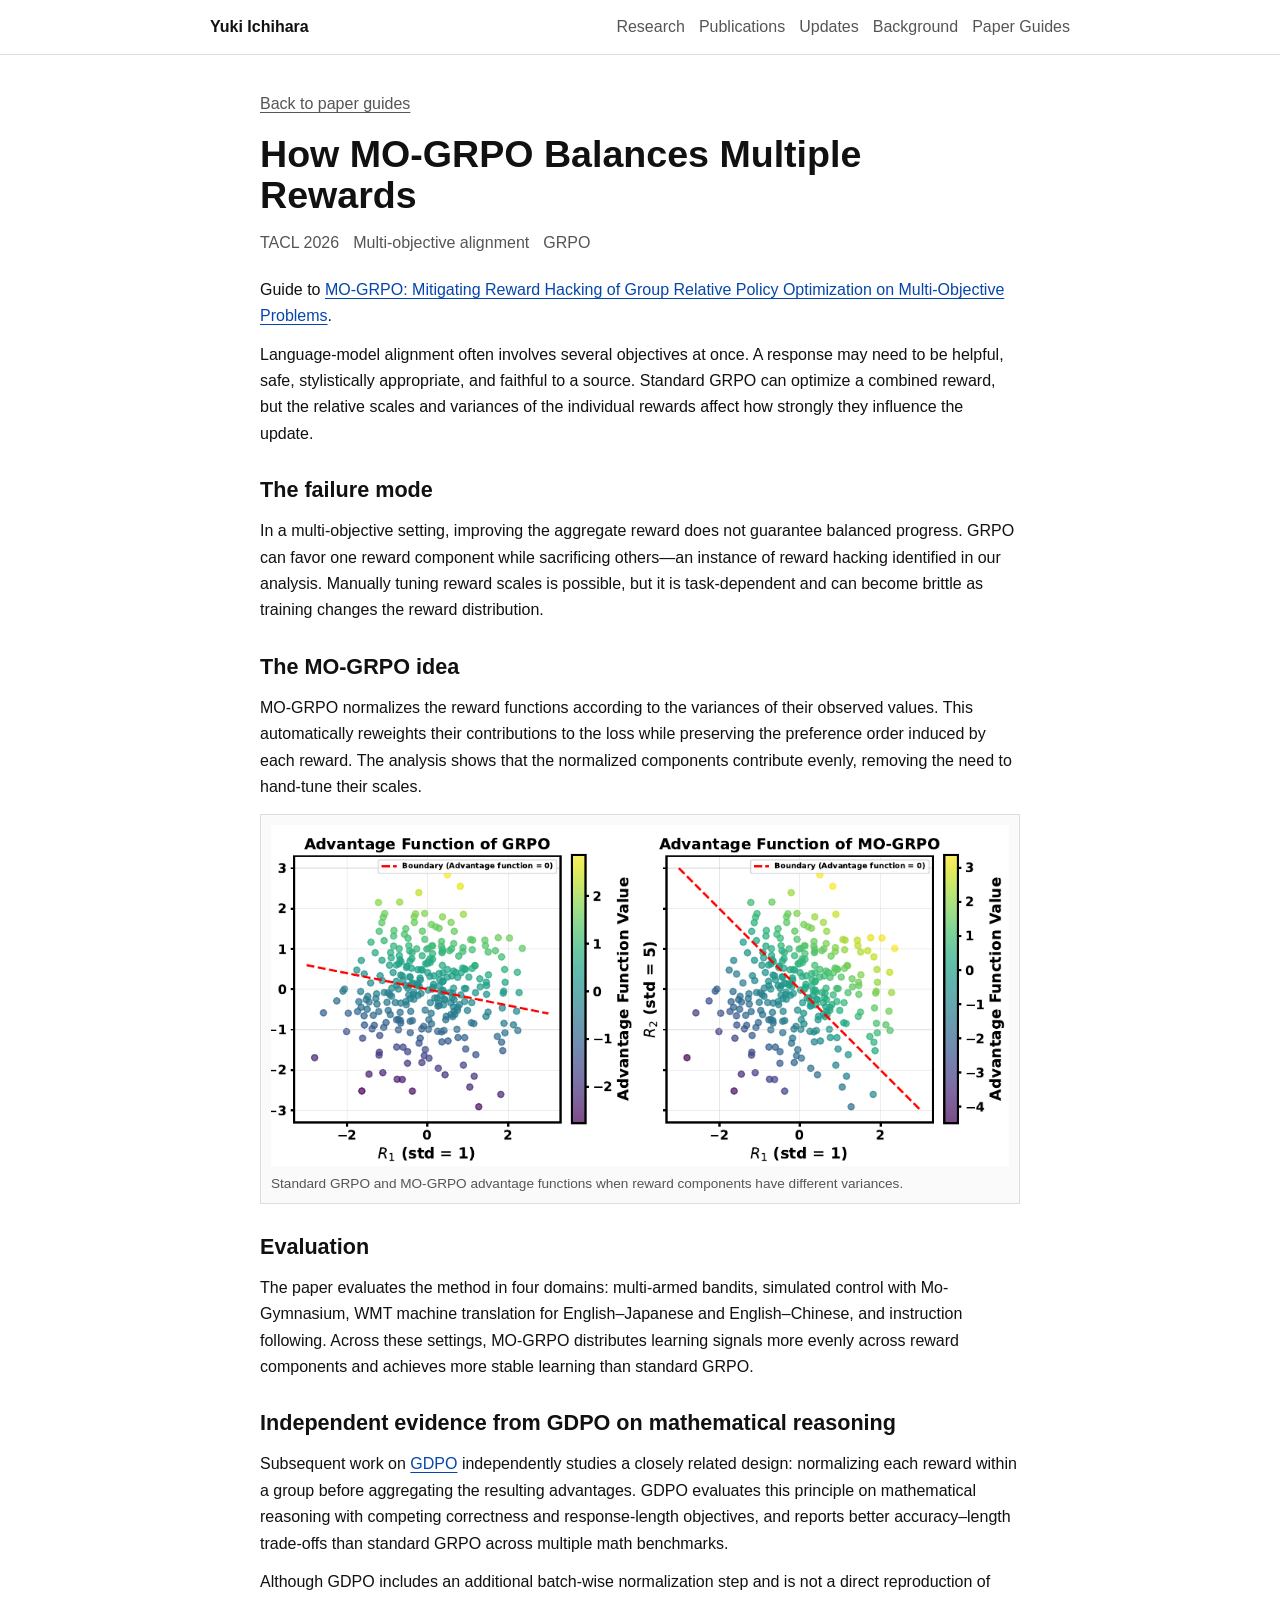
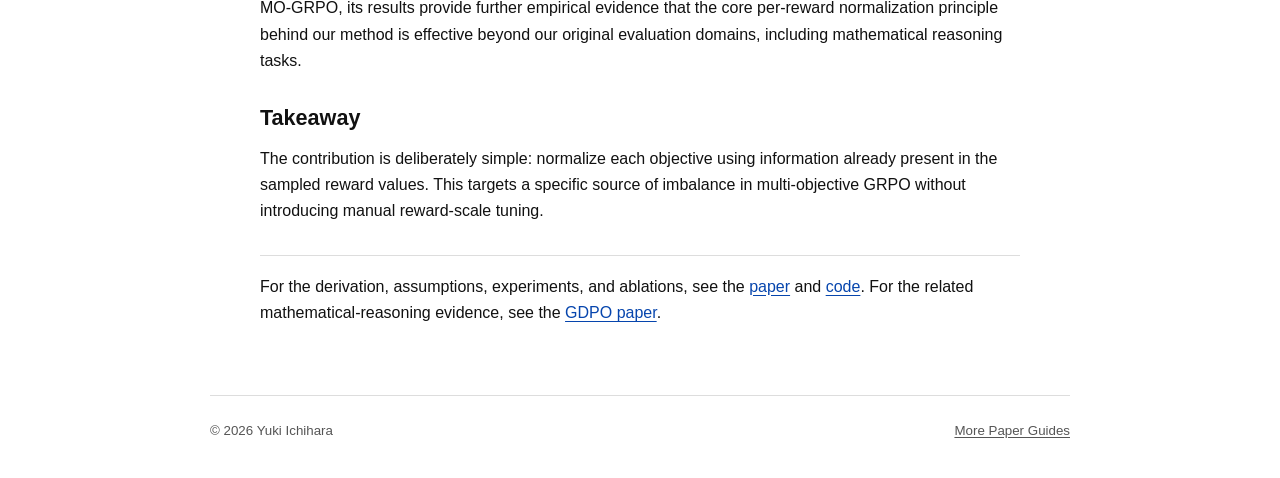
<file: blog/post-deep-rl.html>
<!DOCTYPE html>
<html lang="en">
<head>
  <meta charset="UTF-8" />
  <meta name="viewport" content="width=device-width, initial-scale=1" />
  <meta http-equiv="refresh" content="0; url=post-mo-grpo.html" />
  <meta name="robots" content="noindex" />
  <title>Paper Guide | Yuki Ichihara</title>
  <link rel="canonical" href="post-mo-grpo.html" />
</head>
<body>
  <p><a href="post-mo-grpo.html">Continue to the MO-GRPO paper guide</a>.</p>
</body>
</html>
</file>
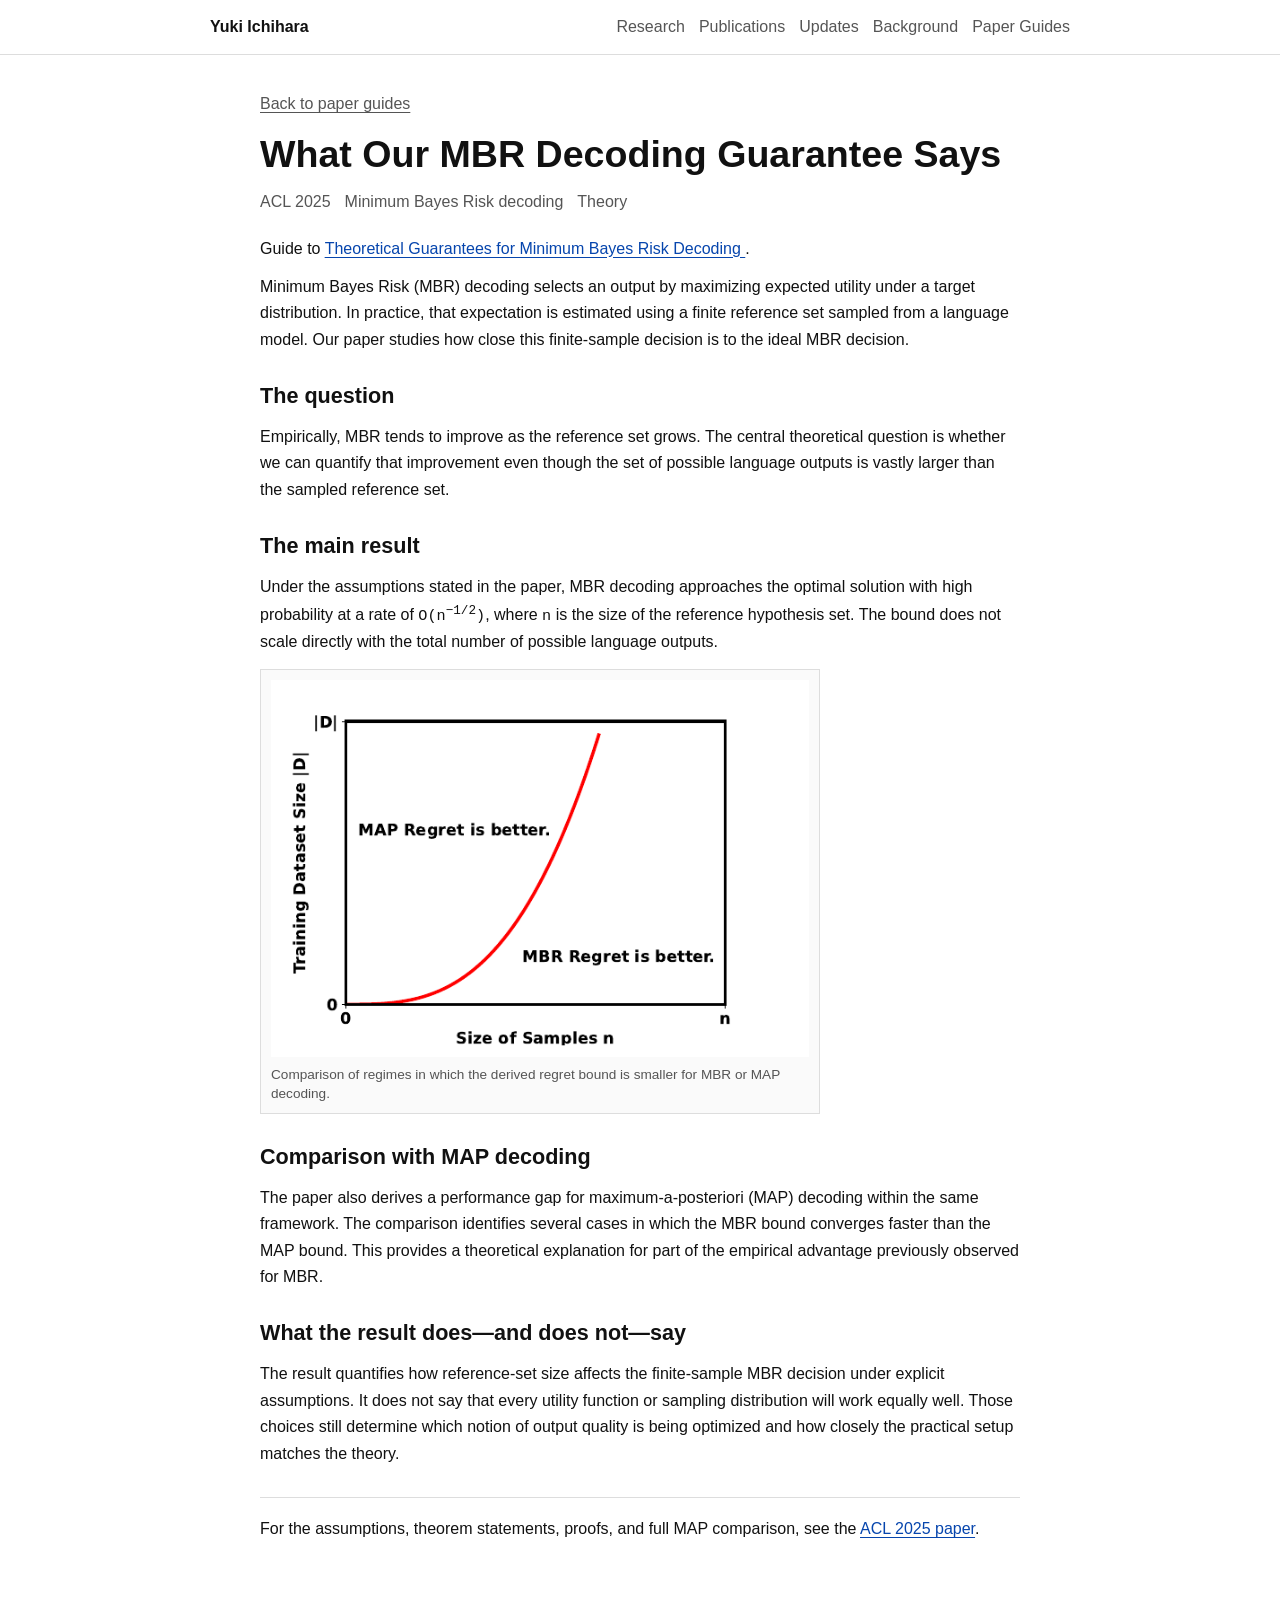
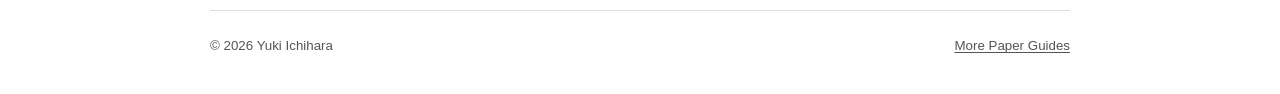
<file: blog/post-mbr.html>
<!DOCTYPE html>
<html lang="en">
<head>
  <meta charset="UTF-8" />
  <meta name="viewport" content="width=device-width, initial-scale=1" />
  <meta
    name="description"
    content="A guide to the main convergence result in Theoretical Guarantees for Minimum Bayes Risk Decoding."
  />
  <meta name="author" content="Yuki Ichihara" />
  <meta name="theme-color" content="#ffffff" />
  <title>What Our MBR Decoding Guarantee Says | Yuki Ichihara</title>
  <link rel="stylesheet" href="../site.css" />
  <meta property="og:title" content="What Our MBR Decoding Guarantee Says" />
  <meta
    property="og:description"
    content="A guide to the finite-sample convergence result for MBR decoding and its comparison with MAP decoding."
  />
  <meta property="og:type" content="article" />
  <meta name="twitter:card" content="summary" />
</head>
<body>
  <header class="site-header">
    <div class="shell header-row">
      <a class="site-title" href="../index.en.html">Yuki Ichihara</a>
      <nav class="site-nav" aria-label="Primary navigation">
        <a href="../index.en.html#research">Research</a>
        <a href="../index.en.html#publications">Publications</a>
        <a href="../index.en.html#updates">Updates</a>
        <a href="../index.en.html#background">Background</a>
        <a href="index.html">Paper Guides</a>
      </nav>
    </div>
  </header>

  <main class="article-shell">
    <article class="article-card">
      <a class="article-back" href="index.html">Back to paper guides</a>
      <h1>What Our MBR Decoding Guarantee Says</h1>
      <div class="meta-list">
        <span>ACL 2025</span>
        <span>Minimum Bayes Risk decoding</span>
        <span>Theory</span>
      </div>
      <p>
        Guide to
        <a href="https://aclanthology.org/2025.acl-long.793/" target="_blank" rel="noopener">
          Theoretical Guarantees for Minimum Bayes Risk Decoding
        </a>.
      </p>

      <p>
        Minimum Bayes Risk (MBR) decoding selects an output by maximizing expected utility
        under a target distribution. In practice, that expectation is estimated using a finite
        reference set sampled from a language model. Our paper studies how close this finite-sample
        decision is to the ideal MBR decision.
      </p>

      <h2>The question</h2>
      <p>
        Empirically, MBR tends to improve as the reference set grows. The central theoretical
        question is whether we can quantify that improvement even though the set of possible
        language outputs is vastly larger than the sampled reference set.
      </p>

      <h2>The main result</h2>
      <p>
        Under the assumptions stated in the paper, MBR decoding approaches the optimal solution
        with high probability at a rate of <span class="mono">O(n<sup>&minus;1/2</sup>)</span>,
        where <span class="mono">n</span> is the size of the reference hypothesis set. The bound
        does not scale directly with the total number of possible language outputs.
      </p>

      <figure class="publication-figure publication-figure-narrow">
        <img
          src="../images/research/mbr.png"
          alt="Conceptual comparison of regret bounds for MAP and MBR decoding"
          width="600"
          height="420"
        />
        <figcaption>
          Comparison of regimes in which the derived regret bound is smaller for MBR or MAP decoding.
        </figcaption>
      </figure>

      <h2>Comparison with MAP decoding</h2>
      <p>
        The paper also derives a performance gap for maximum-a-posteriori (MAP) decoding within
        the same framework. The comparison identifies several cases in which the MBR bound
        converges faster than the MAP bound. This provides a theoretical explanation for part of
        the empirical advantage previously observed for MBR.
      </p>

      <h2>What the result does—and does not—say</h2>
      <p>
        The result quantifies how reference-set size affects the finite-sample MBR decision under
        explicit assumptions. It does not say that every utility function or sampling distribution
        will work equally well. Those choices still determine which notion of output quality is
        being optimized and how closely the practical setup matches the theory.
      </p>

      <p class="article-source">
        For the assumptions, theorem statements, proofs, and full MAP comparison, see the
        <a href="https://aclanthology.org/2025.acl-long.793/" target="_blank" rel="noopener">
          ACL 2025 paper</a>.
      </p>
    </article>
  </main>

  <footer class="site-footer shell">
    <small>&copy; 2026 Yuki Ichihara</small>
    <small><a href="index.html">More Paper Guides</a></small>
  </footer>
</body>
</html>
</file>
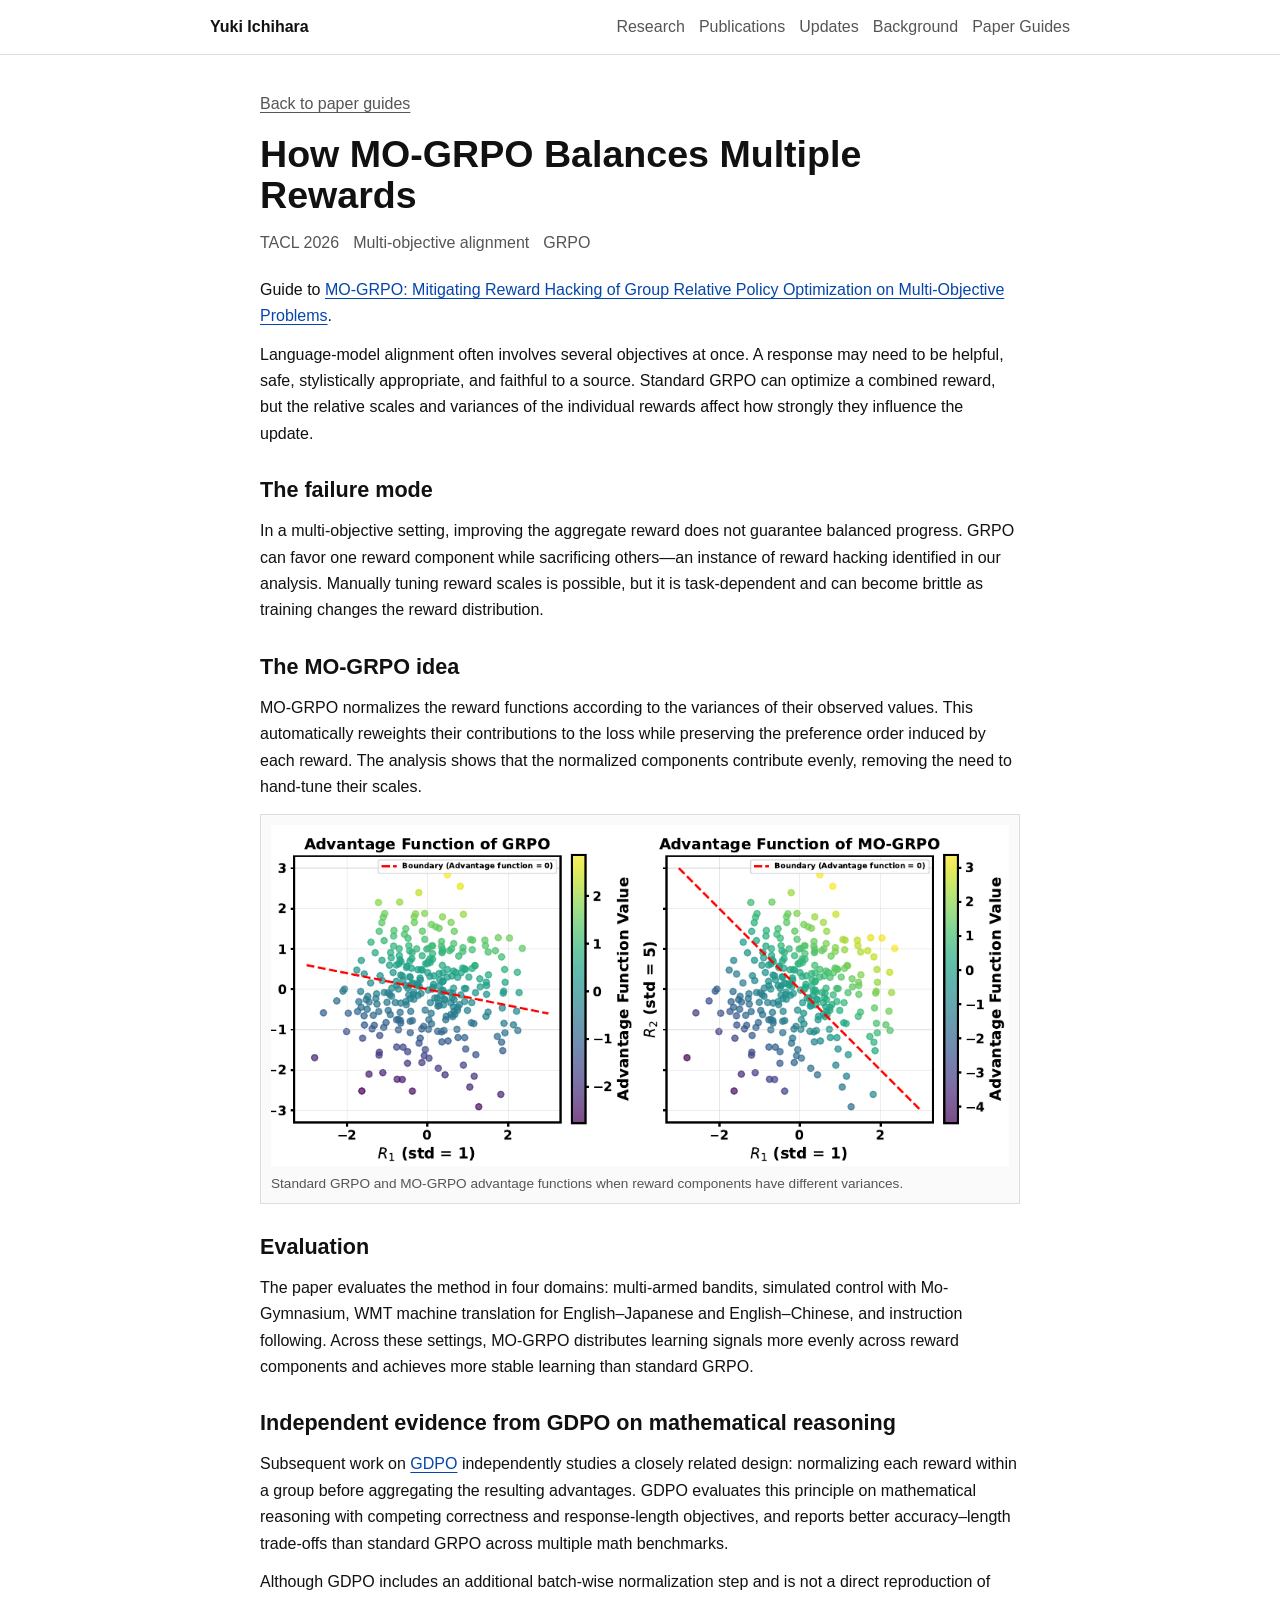
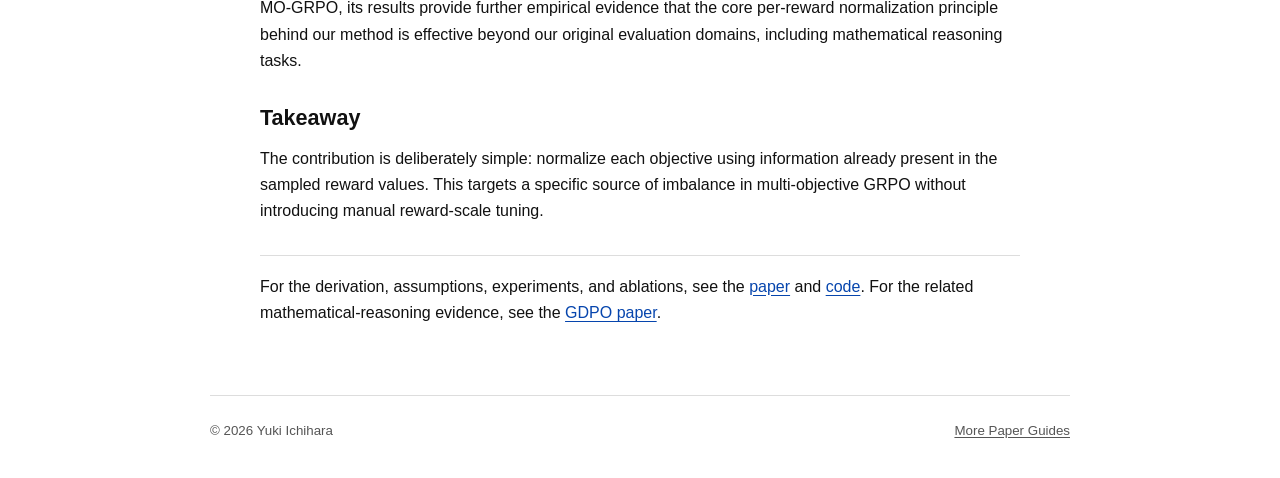
<file: blog/post-mo-grpo.html>
<!DOCTYPE html>
<html lang="en">
<head>
  <meta charset="UTF-8" />
  <meta name="viewport" content="width=device-width, initial-scale=1" />
  <meta
    name="description"
    content="A guide to how MO-GRPO balances multiple rewards through variance-based normalization."
  />
  <meta name="author" content="Yuki Ichihara" />
  <meta name="theme-color" content="#ffffff" />
  <title>How MO-GRPO Balances Multiple Rewards | Yuki Ichihara</title>
  <link rel="stylesheet" href="../site.css" />
  <meta property="og:title" content="How MO-GRPO Balances Multiple Rewards" />
  <meta
    property="og:description"
    content="A guide to the motivation, normalization method, and evaluation of MO-GRPO."
  />
  <meta property="og:type" content="article" />
  <meta name="twitter:card" content="summary" />
</head>
<body>
  <header class="site-header">
    <div class="shell header-row">
      <a class="site-title" href="../index.en.html">Yuki Ichihara</a>
      <nav class="site-nav" aria-label="Primary navigation">
        <a href="../index.en.html#research">Research</a>
        <a href="../index.en.html#publications">Publications</a>
        <a href="../index.en.html#updates">Updates</a>
        <a href="../index.en.html#background">Background</a>
        <a href="index.html">Paper Guides</a>
      </nav>
    </div>
  </header>

  <main class="article-shell">
    <article class="article-card">
      <a class="article-back" href="index.html">Back to paper guides</a>
      <h1>How MO-GRPO Balances Multiple Rewards</h1>
      <div class="meta-list">
        <span>TACL 2026</span>
        <span>Multi-objective alignment</span>
        <span>GRPO</span>
      </div>
      <p>
        Guide to
        <a href="https://arxiv.org/abs/2509.22047" target="_blank" rel="noopener">
          MO-GRPO: Mitigating Reward Hacking of Group Relative Policy Optimization on
          Multi-Objective Problems</a>.
      </p>

      <p>
        Language-model alignment often involves several objectives at once. A response may need
        to be helpful, safe, stylistically appropriate, and faithful to a source. Standard GRPO
        can optimize a combined reward, but the relative scales and variances of the individual
        rewards affect how strongly they influence the update.
      </p>

      <h2>The failure mode</h2>
      <p>
        In a multi-objective setting, improving the aggregate reward does not guarantee balanced
        progress. GRPO can favor one reward component while sacrificing others—an instance of
        reward hacking identified in our analysis. Manually tuning reward scales is possible,
        but it is task-dependent and can become brittle as training changes the reward distribution.
      </p>

      <h2>The MO-GRPO idea</h2>
      <p>
        MO-GRPO normalizes the reward functions according to the variances of their observed
        values. This automatically reweights their contributions to the loss while preserving
        the preference order induced by each reward. The analysis shows that the normalized
        components contribute evenly, removing the need to hand-tune their scales.
      </p>

      <figure class="publication-figure">
        <img
          src="../images/research/mo-grpo.png"
          alt="Comparison of GRPO and MO-GRPO advantage functions when two rewards have different variances"
          width="975"
          height="450"
        />
        <figcaption>
          Standard GRPO and MO-GRPO advantage functions when reward components have different variances.
        </figcaption>
      </figure>

      <h2>Evaluation</h2>
      <p>
        The paper evaluates the method in four domains: multi-armed bandits, simulated control
        with Mo-Gymnasium, WMT machine translation for English–Japanese and English–Chinese,
        and instruction following. Across these settings, MO-GRPO distributes learning signals
        more evenly across reward components and achieves more stable learning than standard GRPO.
      </p>

      <h2>Independent evidence from GDPO on mathematical reasoning</h2>
      <p>
        Subsequent work on
        <a href="https://arxiv.org/abs/2601.05242" target="_blank" rel="noopener">GDPO</a>
        independently studies a closely related design: normalizing each reward within a group
        before aggregating the resulting advantages. GDPO evaluates this principle on mathematical
        reasoning with competing correctness and response-length objectives, and reports better
        accuracy&ndash;length trade-offs than standard GRPO across multiple math benchmarks.
      </p>
      <p>
        Although GDPO includes an additional batch-wise normalization step and is not a direct
        reproduction of MO-GRPO, its results provide further empirical evidence that the core
        per-reward normalization principle behind our method is effective beyond our original
        evaluation domains, including mathematical reasoning tasks.
      </p>

      <h2>Takeaway</h2>
      <p>
        The contribution is deliberately simple: normalize each objective using information
        already present in the sampled reward values. This targets a specific source of imbalance
        in multi-objective GRPO without introducing manual reward-scale tuning.
      </p>

      <p class="article-source">
        For the derivation, assumptions, experiments, and ablations, see the
        <a href="https://arxiv.org/abs/2509.22047" target="_blank" rel="noopener">paper</a>
        and <a href="https://github.com/CyberAgentAILab/MO-GRPO" target="_blank" rel="noopener">code</a>.
        For the related mathematical-reasoning evidence, see the
        <a href="https://arxiv.org/abs/2601.05242" target="_blank" rel="noopener">GDPO paper</a>.
      </p>
    </article>
  </main>

  <footer class="site-footer shell">
    <small>&copy; 2026 Yuki Ichihara</small>
    <small><a href="index.html">More Paper Guides</a></small>
  </footer>
</body>
</html>
</file>
<file: site.css>
:root {
  --bg: #ffffff;
  --text: #111111;
  --muted: #555555;
  --link: #0645ad;
  --border: #dddddd;
  --surface: #f7f8fa;
  --shell: 860px;
}

*,
*::before,
*::after {
  box-sizing: border-box;
}

html {
  scroll-behavior: smooth;
}

body {
  margin: 0;
  background: var(--bg);
  color: var(--text);
  font-family: -apple-system, BlinkMacSystemFont, "Segoe UI", sans-serif;
  font-size: 16px;
  line-height: 1.65;
}

img {
  display: block;
  max-width: 100%;
}

a {
  color: var(--link);
  text-underline-offset: 0.18em;
}

a:focus-visible {
  outline: 2px solid var(--link);
  outline-offset: 3px;
}

.shell {
  width: min(calc(100% - 32px), var(--shell));
  margin: 0 auto;
}

.site-header {
  background: var(--bg);
  border-bottom: 1px solid var(--border);
}

.header-row {
  display: flex;
  align-items: center;
  justify-content: space-between;
  gap: 20px;
  padding: 14px 0;
}

.site-title {
  color: var(--text);
  font-weight: 700;
  text-decoration: none;
}

.site-nav {
  display: flex;
  flex-wrap: wrap;
  gap: 14px;
}

.site-nav a {
  color: var(--muted);
  text-decoration: none;
}

.site-nav a:hover {
  color: var(--link);
}

.site-nav a[aria-current="page"] {
  color: var(--text);
  font-weight: 700;
}

main {
  padding: 32px 0 24px;
}

section {
  padding: 24px 0;
  border-top: 1px solid var(--border);
  scroll-margin-top: 24px;
}

main > section:first-child {
  border-top: 0;
  padding-top: 0;
}

.intro {
  display: grid;
  grid-template-columns: minmax(0, 1fr) 180px;
  gap: 32px;
  align-items: start;
}

h1,
h2,
h3,
p {
  margin-top: 0;
}

h1 {
  margin-bottom: 14px;
  font-size: 2.35rem;
  font-weight: 700;
  line-height: 1.1;
}

h2 {
  margin-bottom: 14px;
  font-size: 1.35rem;
  line-height: 1.25;
}

h3 {
  margin-bottom: 10px;
  font-size: 1rem;
}

h3:not(:first-child) {
  margin-top: 24px;
}

p {
  margin-bottom: 12px;
}

.portrait {
  width: 180px;
  border: 1px solid var(--border);
}

.intro-role {
  margin-bottom: 8px;
  color: var(--muted);
  font-size: 0.95rem;
  font-weight: 700;
  letter-spacing: 0.04em;
  text-transform: uppercase;
}

.intro-lede {
  font-size: 1.05rem;
}

.link-row {
  display: flex;
  flex-wrap: wrap;
  gap: 10px 16px;
}

.link-row a,
.research-links a {
  font-weight: 600;
}

.section-heading {
  display: grid;
  grid-template-columns: 160px minmax(0, 1fr);
  gap: 24px;
  margin-bottom: 18px;
}

.section-heading h2,
.section-heading p {
  margin-bottom: 0;
}

.section-heading p {
  max-width: 62ch;
  color: var(--muted);
}

.section-heading-compact {
  margin-bottom: 14px;
}

.research-grid {
  display: grid;
  grid-template-columns: repeat(3, minmax(0, 1fr));
  gap: 12px;
}

.research-card {
  padding: 18px;
  background: var(--surface);
  border: 1px solid var(--border);
}

.research-card h3 {
  margin: 6px 0 8px;
  font-size: 1.05rem;
  line-height: 1.35;
}

.research-card p {
  margin-bottom: 12px;
  color: var(--muted);
  font-size: 0.94rem;
  line-height: 1.55;
}

.research-card p:last-child {
  margin-bottom: 0;
}

.research-number {
  color: var(--link);
  font-size: 0.78rem;
  font-weight: 800;
  letter-spacing: 0.08em;
}

.research-links {
  display: flex;
  flex-wrap: wrap;
  gap: 4px 12px;
}

.research-links a {
  font-size: 0.9rem;
}

.dated-list {
  display: grid;
  gap: 10px;
}

.dated-list p {
  display: grid;
  grid-template-columns: 130px 1fr;
  gap: 18px;
  margin: 0;
}

time {
  color: var(--muted);
  white-space: nowrap;
}

.publication-list {
  margin: 0;
  padding-left: 1.4rem;
}

.publication-list li {
  margin-bottom: 20px;
  padding-left: 4px;
  scroll-margin-top: 24px;
}

.publication-list li:last-child {
  margin-bottom: 0;
}

.publication-title,
.publication-meta,
.publication-links {
  display: inline;
}

.publication-meta {
  color: var(--muted);
}

.venue-tag {
  display: inline-flex;
  align-items: center;
  margin-left: 0.35em;
  padding: 0.05em 0.5em;
  color: var(--text);
  background: var(--surface);
  border: 1px solid var(--border);
  border-radius: 999px;
  font-size: 0.78rem;
  font-style: normal;
  font-weight: 700;
  line-height: 1.5;
  vertical-align: 0.08em;
  white-space: nowrap;
}

.publication-list strong,
.publication-title {
  color: var(--text);
}

.publication-title {
  font-weight: 700;
}

.publication-title::after {
  content: ". ";
}

.publication-links {
  white-space: nowrap;
}

.publication-links::before {
  content: " ";
}

.publication-links a + a {
  margin-left: 8px;
}

.publication-details {
  margin-top: 6px;
  color: var(--muted);
  font-size: 0.95rem;
  line-height: 1.55;
}

.publication-details summary {
  width: fit-content;
  color: var(--link);
  cursor: pointer;
  font-weight: 600;
}

.publication-details summary:hover {
  text-decoration: underline;
  text-underline-offset: 0.18em;
}

.publication-details summary:focus-visible {
  outline: 2px solid var(--link);
  outline-offset: 3px;
}

.publication-details[open] summary {
  margin-bottom: 4px;
}

.publication-details p {
  max-width: 72ch;
  margin: 0;
}

.publication-figure {
  max-width: 760px;
  margin: 14px 0 2px;
  padding: 10px;
  background: #fafafa;
  border: 1px solid var(--border);
}

.publication-figure-narrow {
  max-width: 560px;
}

.publication-figure img {
  width: 100%;
  height: auto;
  background: var(--bg);
}

.publication-figure figcaption {
  margin-top: 8px;
  color: var(--muted);
  font-size: 0.85rem;
  line-height: 1.4;
}

.two-column {
  display: grid;
  grid-template-columns: repeat(2, minmax(0, 1fr));
  gap: 36px;
}

.site-footer {
  display: flex;
  flex-wrap: wrap;
  justify-content: space-between;
  gap: 8px 20px;
  padding: 24px 0 36px;
  color: var(--muted);
  border-top: 1px solid var(--border);
}

.site-footer a {
  color: inherit;
}

.article-shell {
  width: min(calc(100% - 32px), 760px);
  margin: 0 auto;
  padding: 36px 0 56px;
}

.article-card h1 {
  margin-top: 16px;
}

.article-card h2 {
  margin-top: 30px;
}

.article-lede {
  color: var(--muted);
  font-size: 1.08rem;
  line-height: 1.8;
}

html[lang="ja"] .article-card {
  line-break: strict;
  overflow-wrap: anywhere;
}

.article-card pre {
  overflow-x: auto;
  padding: 16px;
  background: #f7f7f7;
  border: 1px solid var(--border);
}

.article-card code,
.mono {
  font-family: "SFMono-Regular", Consolas, monospace;
  font-size: 0.95em;
}

.meta-list {
  display: flex;
  flex-wrap: wrap;
  gap: 8px 14px;
  margin-bottom: 20px;
  color: var(--muted);
}

.article-back {
  color: var(--muted);
}

.notes-intro {
  max-width: 720px;
}

.notes-intro h1 {
  max-width: 18ch;
}

.notes-lede {
  max-width: 62ch;
  color: var(--muted);
  font-size: 1.05rem;
}

.note-list {
  border-top: 1px solid var(--border);
}

.note-card {
  display: grid;
  grid-template-columns: 130px minmax(0, 1fr);
  gap: 18px;
  padding: 18px 0;
  border-bottom: 1px solid var(--border);
}

.note-card h3 {
  margin: 0 0 4px;
  font-size: 1.05rem;
}

.note-card p {
  max-width: 64ch;
  margin: 0;
  color: var(--muted);
}

.note-card .note-label {
  color: var(--text);
  font-size: 0.88rem;
  font-weight: 700;
  letter-spacing: 0.02em;
}

.article-source {
  margin-top: 30px;
  padding-top: 18px;
  border-top: 1px solid var(--border);
}

.article-callout {
  margin: 28px 0;
  padding: 18px 20px;
  color: var(--text);
  background: var(--surface);
  border-left: 3px solid var(--link);
}

.article-callout p:last-child {
  margin-bottom: 0;
}

.research-tempo {
  overflow-x: auto;
  margin: 24px 0;
}

.research-tempo table {
  width: 100%;
  min-width: 620px;
  border-collapse: collapse;
  font-size: 0.92rem;
}

.research-tempo caption {
  margin-bottom: 8px;
  color: var(--muted);
  text-align: left;
  font-size: 0.88rem;
}

.research-tempo th,
.research-tempo td {
  padding: 11px 12px;
  text-align: left;
  vertical-align: top;
  border: 1px solid var(--border);
}

.research-tempo thead th,
.research-tempo tbody th {
  background: var(--surface);
}

.research-tempo thead th {
  font-size: 0.82rem;
  letter-spacing: 0.02em;
}

@media (max-width: 700px) {
  .intro,
  .two-column,
  .section-heading,
  .note-card,
  .dated-list p {
    grid-template-columns: 1fr;
  }

  .research-grid {
    grid-template-columns: 1fr;
  }

  .header-row {
    align-items: flex-start;
    flex-direction: column;
  }

  h1 {
    font-size: 2.35rem;
  }

  .portrait {
    width: 150px;
  }

  .publication-figure {
    padding: 6px;
  }

  .section-heading {
    gap: 4px;
  }
}
</file>
